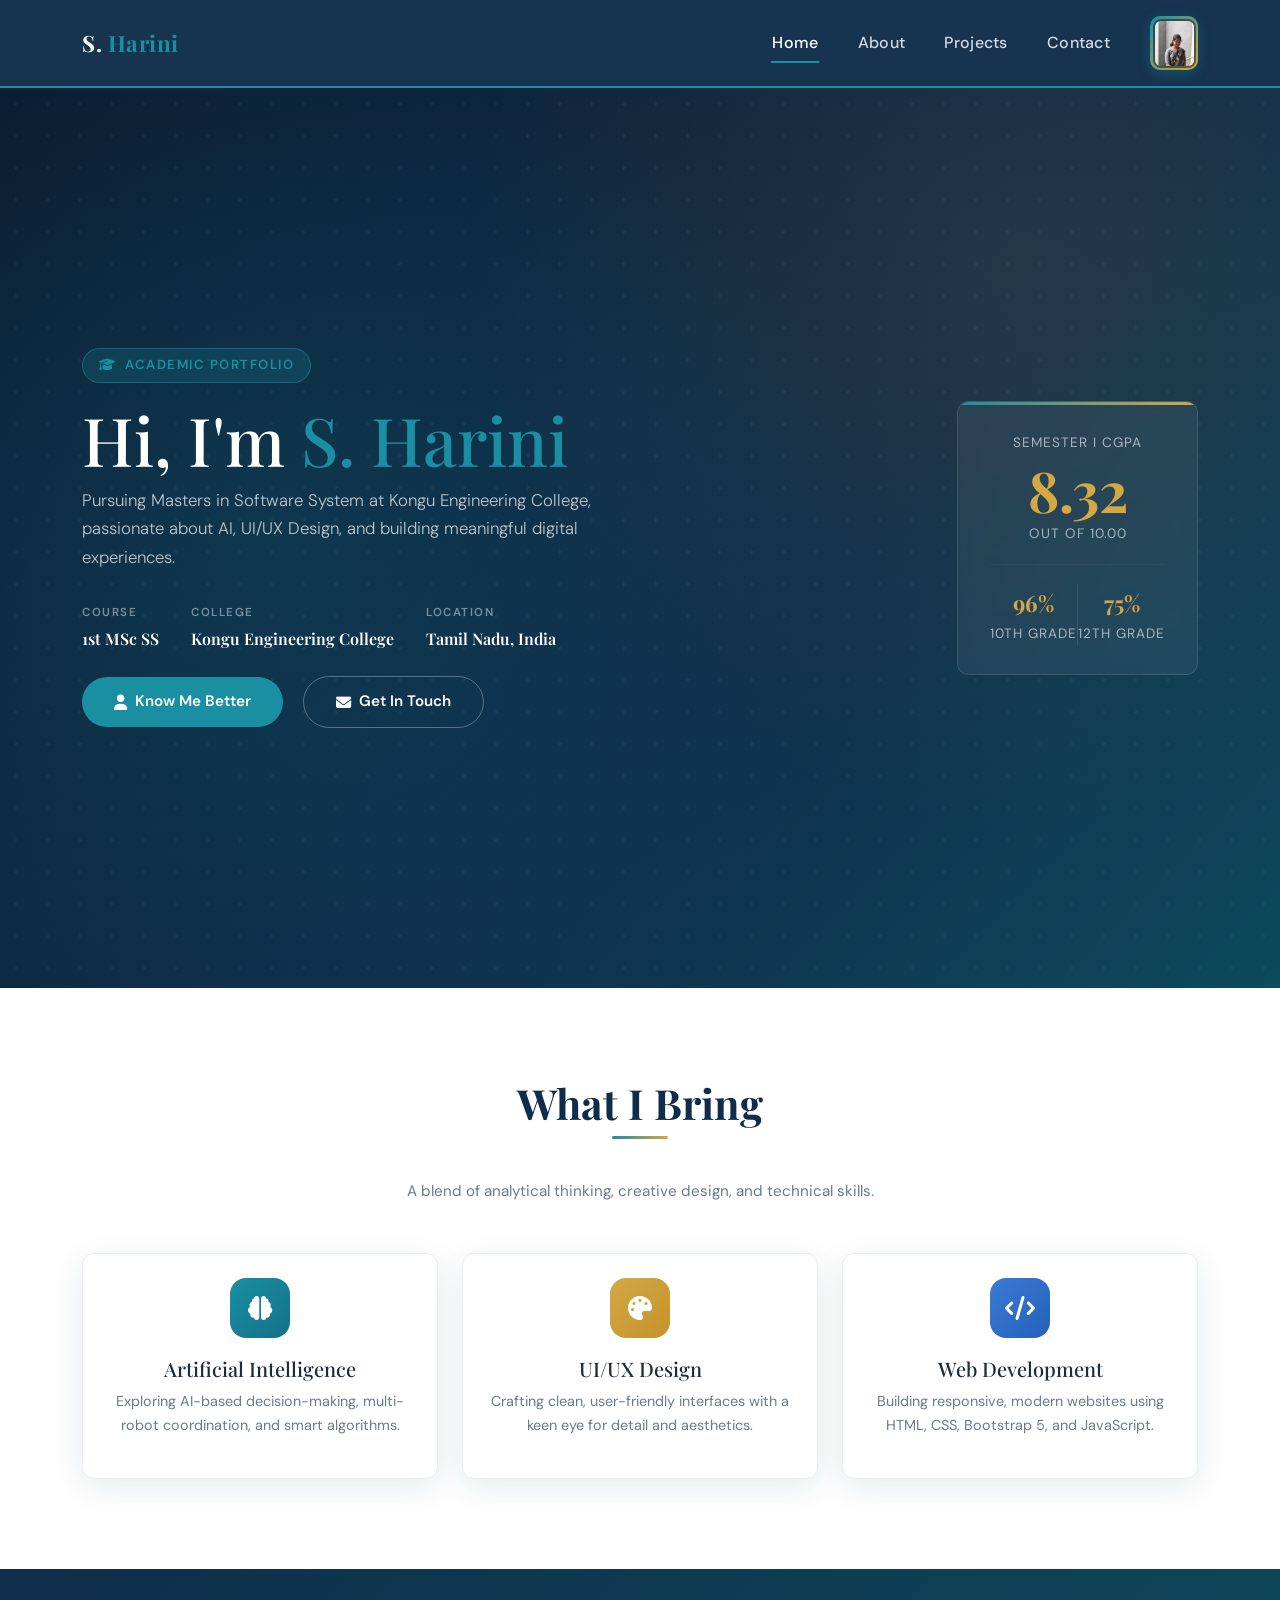
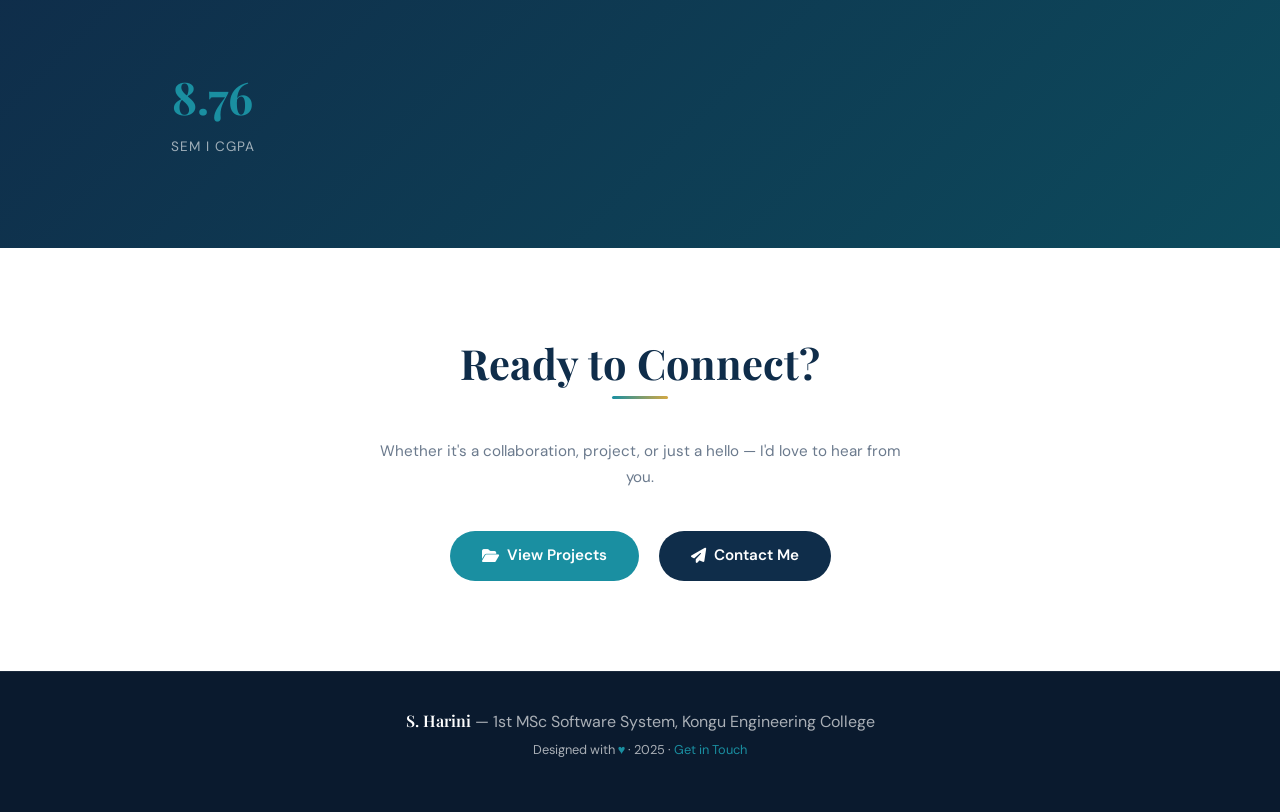
<file: index.html>
<!DOCTYPE html>
<html lang="en">

<head>
  <meta charset="UTF-8" />
  <meta name="viewport" content="width=device-width, initial-scale=1.0" />
  <title>S. Harini — Portfolio</title>
  <link href="https://cdn.jsdelivr.net/npm/bootstrap@5.3.2/dist/css/bootstrap.min.css" rel="stylesheet" />
  <link href="https://cdnjs.cloudflare.com/ajax/libs/font-awesome/6.5.0/css/all.min.css" rel="stylesheet" />
  <link href="style.css" rel="stylesheet" />
</head>

<body>

  <!-- NAVBAR -->
  <nav class="navbar navbar-expand-lg">
    <div class="container">
      <a class="navbar-brand" href="index.html">S. <span>Harini</span></a>
      <button class="navbar-toggler" type="button" data-bs-toggle="collapse" data-bs-target="#navMenu">
        <span class="navbar-toggler-icon"></span>
      </button>
      <div class="collapse navbar-collapse justify-content-end" id="navMenu">
        <ul class="navbar-nav gap-1">
          <li class="nav-item"><a class="nav-link" href="index.html">Home</a></li>
          <li class="nav-item"><a class="nav-link" href="about.html">About</a></li>
          <li class="nav-item"><a class="nav-link" href="projects.html">Projects</a></li>
          <li class="nav-item"><a class="nav-link" href="contact.html">Contact</a></li>
        </ul>
      </div>
      <!-- PROFILE PHOTO — inline in navbar, right side -->
      <div class="nav-profile" title="S. Harini">
        <img src="profile.jpg" alt="S. Harini" />
      </div>
    </div>
  </nav>

  <!-- HERO -->
  <section class="hero">
    <div class="hero-dots"></div>
    <div class="container">
      <div class="row align-items-center g-5">
        <div class="col-lg-7 hero-content">
          <div class="hero-badge"><i class="fas fa-graduation-cap me-1"></i> Academic Portfolio</div>
          <h1>Hi, I'm <span class="name-accent">S. Harini</span></h1>

          <p class="lead mt-2">
            Pursuing Masters in Software System at Kongu Engineering College, passionate about AI, UI/UX Design, and
            building meaningful digital experiences.
          </p>
          <div class="hero-meta">
            <div class="hero-meta-item">
              <span class="label">Course</span>
              <span class="value">1st MSc SS</span>
            </div>
            <div class="hero-meta-item">
              <span class="label">College</span>
              <span class="value">Kongu Engineering College</span>
            </div>
            <div class="hero-meta-item">
              <span class="label">Location</span>
              <span class="value">Tamil Nadu, India</span>
            </div>
          </div>
          <div class="mt-4">
            <a href="about.html" class="btn-primary-custom me-3">
              <i class="fas fa-user"></i> Know Me Better
            </a>
            <a href="contact.html" class="btn-primary-custom"
              style="background:transparent; border:1.5px solid rgba(255,255,255,0.3);">
              <i class="fas fa-envelope"></i> Get In Touch
            </a>
          </div>
        </div>
        <div class="col-lg-5 d-flex justify-content-center justify-content-lg-end">
          <div class="cgpa-card text-center" style="min-width:220px;">
            <div class="cgpa-label mb-2">Semester I CGPA</div>
            <div class="cgpa-number" id="cgpaCounter" data-target="8.76">0.00</div>
            <div class="cgpa-label mt-1">out of 10.00</div>
            <hr style="border-color:rgba(255,255,255,0.1); margin:1.2rem 0;">
            <div class="d-flex justify-content-around text-center">
              <div>
                <div
                  style="font-family:'Playfair Display',serif; font-size:1.4rem; color:var(--gold); font-weight:700;">
                  96%</div>
                <div class="cgpa-label">10th Grade</div>
              </div>
              <div style="width:1px; background:rgba(255,255,255,0.1);"></div>
              <div>
                <div
                  style="font-family:'Playfair Display',serif; font-size:1.4rem; color:var(--gold); font-weight:700;">
                  75%</div>
                <div class="cgpa-label">12th Grade</div>
              </div>
            </div>
          </div>
        </div>
      </div>
    </div>
  </section>

  <!-- HIGHLIGHTS -->
  <section class="section-pad section-alt" id="highlights">
    <div class="container">
      <div class="text-center mb-5">
        <h2 class="section-title reveal">What I Bring</h2>
        <div class="section-line mx-auto reveal"></div>
        <p class="section-sub mx-auto reveal">A blend of analytical thinking, creative design, and technical skills.</p>
      </div>
      <div class="row g-4">
        <div class="col-md-4 reveal">
          <div class="custom-card p-4 h-100 text-center">
            <div
              style="width:60px;height:60px;background:linear-gradient(135deg,var(--teal),#13718a);border-radius:16px;display:flex;align-items:center;justify-content:center;margin:0 auto 1.2rem;font-size:1.5rem;color:#fff;">
              <i class="fas fa-brain"></i>
            </div>
            <h5 class="mb-2" style="font-family:'Playfair Display',serif;">Artificial Intelligence</h5>
            <p style="color:var(--gray); font-size:0.9rem;">Exploring AI-based decision-making, multi-robot
              coordination, and smart algorithms.</p>
          </div>
        </div>
        <div class="col-md-4 reveal">
          <div class="custom-card p-4 h-100 text-center">
            <div
              style="width:60px;height:60px;background:linear-gradient(135deg,var(--gold),#c4932d);border-radius:16px;display:flex;align-items:center;justify-content:center;margin:0 auto 1.2rem;font-size:1.5rem;color:#fff;">
              <i class="fas fa-palette"></i>
            </div>
            <h5 class="mb-2" style="font-family:'Playfair Display',serif;">UI/UX Design</h5>
            <p style="color:var(--gray); font-size:0.9rem;">Crafting clean, user-friendly interfaces with a keen eye for
              detail and aesthetics.</p>
          </div>
        </div>
        <div class="col-md-4 reveal">
          <div class="custom-card p-4 h-100 text-center">
            <div
              style="width:60px;height:60px;background:linear-gradient(135deg,#3a7bd5,#2560b8);border-radius:16px;display:flex;align-items:center;justify-content:center;margin:0 auto 1.2rem;font-size:1.5rem;color:#fff;">
              <i class="fas fa-code"></i>
            </div>
            <h5 class="mb-2" style="font-family:'Playfair Display',serif;">Web Development</h5>
            <p style="color:var(--gray); font-size:0.9rem;">Building responsive, modern websites using HTML, CSS,
              Bootstrap 5, and JavaScript.</p>
          </div>
        </div>
      </div>
    </div>
  </section>

  <!-- QUICK STATS -->
  <section class="section-pad" style="background: linear-gradient(135deg, var(--navy), #0d4a5c);">
    <div class="container">
      <div class="row g-4 text-center">
        <div class="col-6 col-md-3 reveal">
          <div style="font-family:'Playfair Display',serif; font-size:2.8rem; font-weight:700; color:var(--teal);">8.76
          </div>
          <div style="color:rgba(255,255,255,0.6); font-size:0.85rem; letter-spacing:1px; text-transform:uppercase;">Sem
            I CGPA</div>
        </div>
        <div class="col-6 col-md-3 reveal">
          <div style="font-family:'Playfair Display',serif; font-size:2.8rem; font-weight:700; color:var(--gold);">96%
          </div>
          <div style="color:rgba(255,255,255,0.6); font-size:0.85rem; letter-spacing:1px; text-transform:uppercase;">
            10th Score</div>
        </div>
        <div class="col-6 col-md-3 reveal">
          <div style="font-family:'Playfair Display',serif; font-size:2.8rem; font-weight:700; color:var(--teal);">1
          </div>
          <div style="color:rgba(255,255,255,0.6); font-size:0.85rem; letter-spacing:1px; text-transform:uppercase;">
            Hackathon Project</div>
        </div>
        <div class="col-6 col-md-3 reveal">
          <div style="font-family:'Playfair Display',serif; font-size:2.8rem; font-weight:700; color:var(--gold);">4
          </div>
          <div style="color:rgba(255,255,255,0.6); font-size:0.85rem; letter-spacing:1px; text-transform:uppercase;">
            Core Skills</div>
        </div>
      </div>
    </div>
  </section>

  <!-- CTA -->
  <section class="section-pad section-alt">
    <div class="container text-center">
      <h2 class="section-title reveal">Ready to Connect?</h2>
      <div class="section-line mx-auto reveal"></div>
      <p class="section-sub mx-auto reveal">Whether it's a collaboration, project, or just a hello — I'd love to hear
        from you.</p>
      <div class="reveal">
        <a href="projects.html" class="btn-primary-custom me-3" style="display:inline-flex;">
          <i class="fas fa-folder-open"></i> View Projects
        </a>
        <a href="contact.html" class="btn-primary-custom" style="display:inline-flex; background:var(--navy);">
          <i class="fas fa-paper-plane"></i> Contact Me
        </a>
      </div>
    </div>
  </section>

  <!-- FOOTER -->
  <footer>
    <div class="container">
      <p class="mb-1"><span class="footer-name">S. Harini</span> — 1st MSc Software System, Kongu Engineering College
      </p>
      <p style="font-size:0.8rem;">Designed with <span style="color:var(--teal);">♥</span> · 2025 · <a
          href="contact.html">Get in Touch</a></p>
    </div>
  </footer>


  <script src="https://cdn.jsdelivr.net/npm/bootstrap@5.3.2/dist/js/bootstrap.bundle.min.js"></script>
  <script src="main.js"></script>
</body>

</html>
</file>
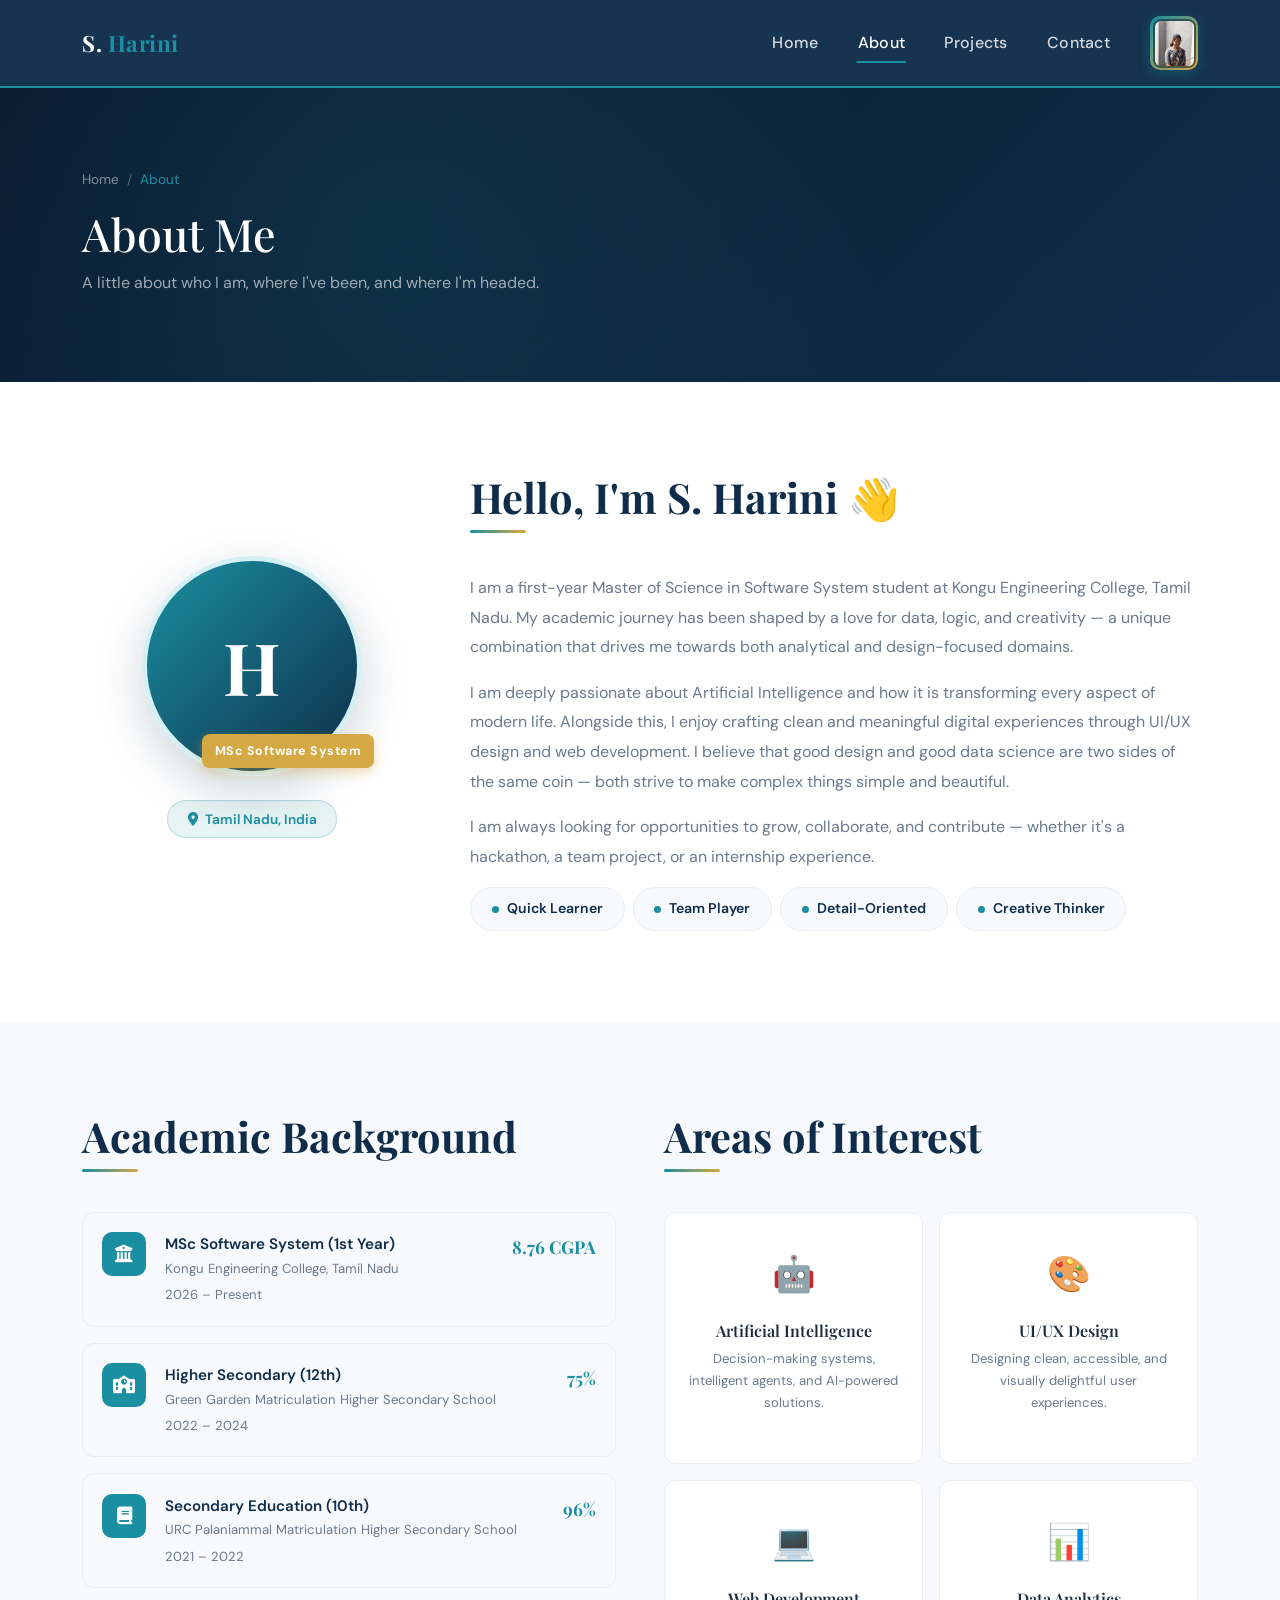
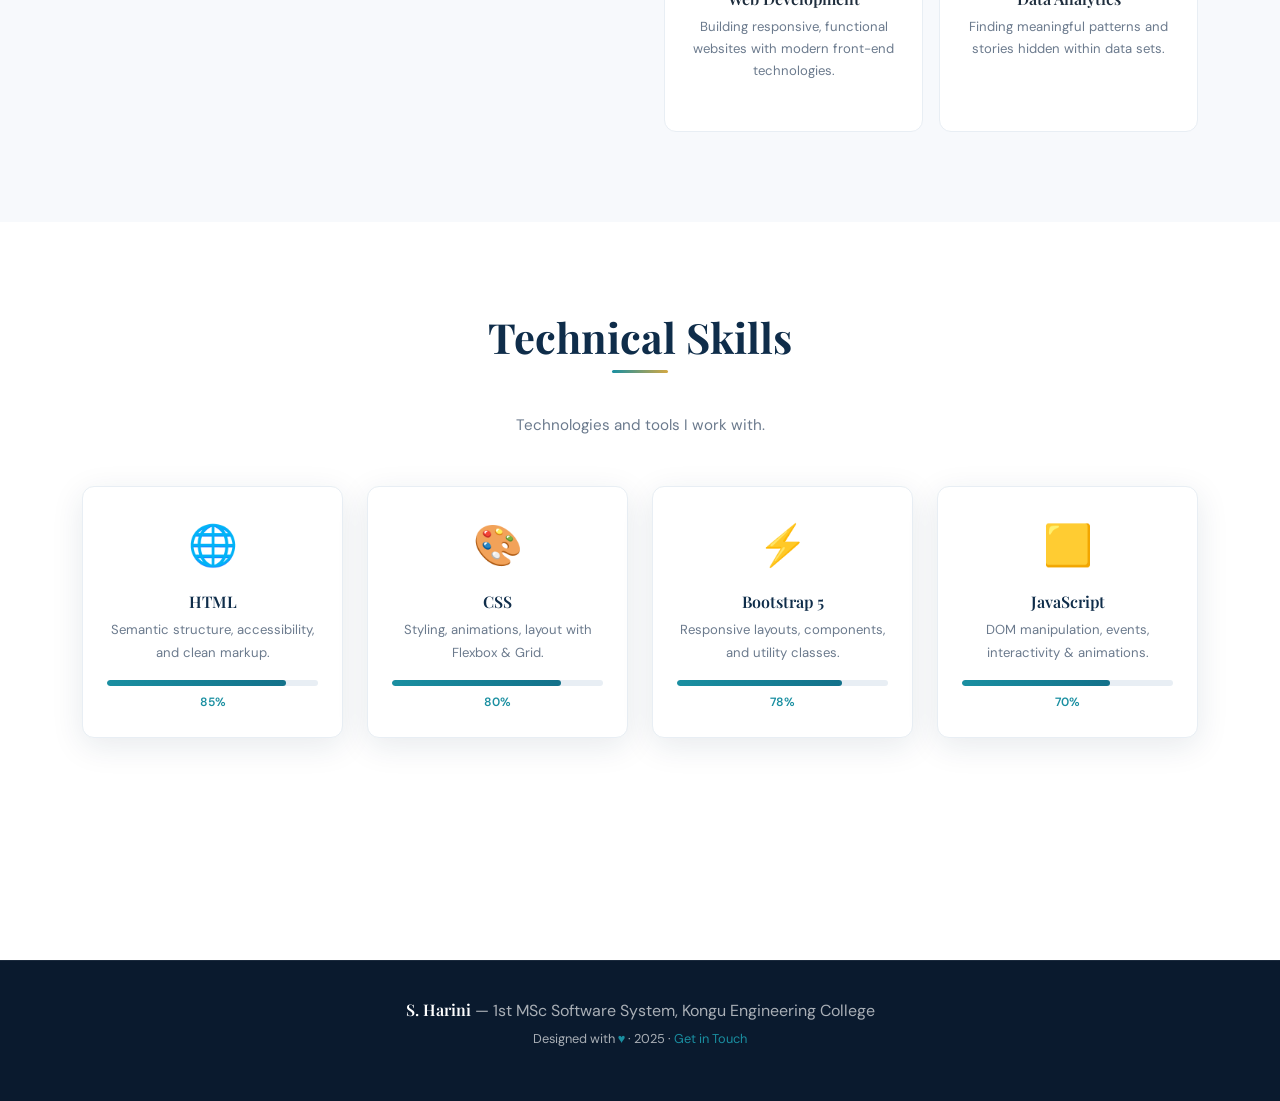
<file: about.html>
<!DOCTYPE html>
<html lang="en">

<head>
  <meta charset="UTF-8" />
  <meta name="viewport" content="width=device-width, initial-scale=1.0" />
  <title>About — S. Harini</title>
  <link href="https://cdn.jsdelivr.net/npm/bootstrap@5.3.2/dist/css/bootstrap.min.css" rel="stylesheet" />
  <link href="https://cdnjs.cloudflare.com/ajax/libs/font-awesome/6.5.0/css/all.min.css" rel="stylesheet" />
  <link href="style.css" rel="stylesheet" />
</head>

<body>

  <!-- NAVBAR -->
  <nav class="navbar navbar-expand-lg">
    <div class="container">
      <a class="navbar-brand" href="index.html">S. <span>Harini</span></a>
      <button class="navbar-toggler" type="button" data-bs-toggle="collapse" data-bs-target="#navMenu">
        <span class="navbar-toggler-icon"></span>
      </button>
      <div class="collapse navbar-collapse justify-content-end" id="navMenu">
        <ul class="navbar-nav gap-1">
          <li class="nav-item"><a class="nav-link" href="index.html">Home</a></li>
          <li class="nav-item"><a class="nav-link" href="about.html">About</a></li>
          <li class="nav-item"><a class="nav-link" href="projects.html">Projects</a></li>
          <li class="nav-item"><a class="nav-link" href="contact.html">Contact</a></li>
        </ul>
      </div>
      <!-- PROFILE PHOTO — inline in navbar, right side -->
      <div class="nav-profile" title="S. Harini">
        <img src="profile.jpg" alt="S. Harini" />
      </div>
    </div>
  </nav>

  <!-- PAGE HERO -->
  <section class="page-hero">
    <div class="container">
      <nav aria-label="breadcrumb" class="mb-3">
        <ol class="breadcrumb mb-0">
          <li class="breadcrumb-item"><a href="index.html" style="color:rgba(255,255,255,0.5);">Home</a></li>
          <li class="breadcrumb-item active">About</li>
        </ol>
      </nav>
      <h1>About Me</h1>
      <p class="mt-2">A little about who I am, where I've been, and where I'm headed.</p>
    </div>
  </section>

  <!-- INTRO -->
  <section class="section-pad section-alt">
    <div class="container">
      <div class="row align-items-center g-5">
        <div class="col-lg-4 text-center reveal">
          <div class="about-img-wrap d-inline-block">
            <div class="about-avatar mx-auto">H</div>
            <div class="about-badge-float">MSc Software System</div>
          </div>
          <div class="mt-4">
            <div class="stat-pill mb-2 d-inline-block">
              <i class="fas fa-map-marker-alt me-1"></i> Tamil Nadu, India
            </div>
          </div>
        </div>
        <div class="col-lg-8 reveal">
          <h2 class="section-title">Hello, I'm S. Harini 👋</h2>
          <div class="section-line"></div>
          <p style="color:var(--gray); font-size:1rem; line-height:1.85;">
            I am a first-year Master of Science in Software System student at Kongu Engineering College, Tamil Nadu. My
            academic journey has been shaped by a love for data, logic, and creativity — a unique combination that
            drives me towards both analytical and design-focused domains.
          </p>
          <p style="color:var(--gray); font-size:1rem; line-height:1.85; margin-top:1rem;">
            I am deeply passionate about Artificial Intelligence and how it is transforming every aspect of modern life.
            Alongside this, I enjoy crafting clean and meaningful digital experiences through UI/UX design and web
            development. I believe that good design and good data science are two sides of the same coin — both strive
            to make complex things simple and beautiful.
          </p>
          <p style="color:var(--gray); font-size:1rem; line-height:1.85; margin-top:1rem;">
            I am always looking for opportunities to grow, collaborate, and contribute — whether it's a hackathon, a
            team project, or an internship experience.
          </p>
          <div class="d-flex flex-wrap gap-2 mt-3">
            <span class="skill-chip"><span class="dot"></span>Quick Learner</span>
            <span class="skill-chip"><span class="dot"></span>Team Player</span>
            <span class="skill-chip"><span class="dot"></span>Detail-Oriented</span>
            <span class="skill-chip"><span class="dot"></span>Creative Thinker</span>
          </div>
        </div>
      </div>
    </div>
  </section>

  <!-- ACADEMIC BACKGROUND -->
  <section class="section-pad">
    <div class="container">
      <div class="row g-5">
        <div class="col-lg-6 reveal">
          <h2 class="section-title">Academic Background</h2>
          <div class="section-line"></div>
          <div class="d-flex flex-column gap-3">

            <div class="edu-item">
              <div class="edu-icon"><i class="fas fa-university"></i></div>
              <div>
                <div class="edu-title">MSc Software System (1st Year)</div>
                <div class="edu-sub">Kongu Engineering College, Tamil Nadu</div>
                <div class="edu-sub mt-1">2026 – Present</div>
              </div>
              <div class="edu-score">8.76 CGPA</div>
            </div>

            <div class="edu-item">
              <div class="edu-icon"><i class="fas fa-school"></i></div>
              <div>
                <div class="edu-title">Higher Secondary (12th)</div>
                <div class="edu-sub">Green Garden Matriculation Higher Secondary School</div>
                <div class="edu-sub mt-1">2022 – 2024</div>
              </div>
              <div class="edu-score">75%</div>
            </div>

            <div class="edu-item">
              <div class="edu-icon"><i class="fas fa-book"></i></div>
              <div>
                <div class="edu-title">Secondary Education (10th)</div>
                <div class="edu-sub">URC Palaniammal Matriculation Higher Secondary School</div>
                <div class="edu-sub mt-1">2021 – 2022</div>
              </div>
              <div class="edu-score">96%</div>
            </div>

          </div>
        </div>

        <div class="col-lg-6 reveal">
          <h2 class="section-title">Areas of Interest</h2>
          <div class="section-line"></div>
          <div class="row g-3">
            <div class="col-6">
              <div class="interest-card h-100">
                <span class="interest-icon">🤖</span>
                <h6 style="font-family:'Playfair Display',serif; font-weight:600;">Artificial Intelligence</h6>
                <p style="color:var(--gray); font-size:0.82rem; margin-top:0.5rem;">Decision-making systems, intelligent
                  agents, and AI-powered solutions.</p>
              </div>
            </div>
            <div class="col-6">
              <div class="interest-card h-100">
                <span class="interest-icon">🎨</span>
                <h6 style="font-family:'Playfair Display',serif; font-weight:600;">UI/UX Design</h6>
                <p style="color:var(--gray); font-size:0.82rem; margin-top:0.5rem;">Designing clean, accessible, and
                  visually delightful user experiences.</p>
              </div>
            </div>
            <div class="col-6">
              <div class="interest-card h-100">
                <span class="interest-icon">💻</span>
                <h6 style="font-family:'Playfair Display',serif; font-weight:600;">Web Development</h6>
                <p style="color:var(--gray); font-size:0.82rem; margin-top:0.5rem;">Building responsive, functional
                  websites with modern front-end technologies.</p>
              </div>
            </div>
            <div class="col-6">
              <div class="interest-card h-100">
                <span class="interest-icon">📊</span>
                <h6 style="font-family:'Playfair Display',serif; font-weight:600;">Data Analytics</h6>
                <p style="color:var(--gray); font-size:0.82rem; margin-top:0.5rem;">Finding meaningful patterns and
                  stories hidden within data sets.</p>
              </div>
            </div>
          </div>
        </div>
      </div>
    </div>
  </section>

  <!-- SKILLS -->
  <section class="section-pad section-alt">
    <div class="container">
      <div class="text-center mb-5">
        <h2 class="section-title reveal">Technical Skills</h2>
        <div class="section-line mx-auto reveal"></div>
        <p class="section-sub mx-auto reveal">Technologies and tools I work with.</p>
      </div>
      <div class="row g-4 justify-content-center">
        <div class="col-sm-6 col-lg-3 reveal">
          <div class="custom-card p-4 text-center h-100">
            <div style="font-size:2.5rem; margin-bottom:0.8rem;">🌐</div>
            <h6 style="font-family:'Playfair Display',serif; font-weight:600; color:var(--navy);">HTML</h6>
            <p style="color:var(--gray); font-size:0.82rem; margin-top:0.4rem;">Semantic structure, accessibility, and
              clean markup.</p>
            <div class="mt-3">
              <div style="background:var(--gray-lt); border-radius:50px; height:6px; overflow:hidden;">
                <div
                  style="width:85%; height:100%; background:linear-gradient(90deg,var(--teal),#13718a); border-radius:50px;">
                </div>
              </div>
              <div style="font-size:0.75rem; color:var(--teal); font-weight:600; margin-top:0.4rem;">85%</div>
            </div>
          </div>
        </div>
        <div class="col-sm-6 col-lg-3 reveal">
          <div class="custom-card p-4 text-center h-100">
            <div style="font-size:2.5rem; margin-bottom:0.8rem;">🎨</div>
            <h6 style="font-family:'Playfair Display',serif; font-weight:600; color:var(--navy);">CSS</h6>
            <p style="color:var(--gray); font-size:0.82rem; margin-top:0.4rem;">Styling, animations, layout with Flexbox
              & Grid.</p>
            <div class="mt-3">
              <div style="background:var(--gray-lt); border-radius:50px; height:6px; overflow:hidden;">
                <div
                  style="width:80%; height:100%; background:linear-gradient(90deg,var(--teal),#13718a); border-radius:50px;">
                </div>
              </div>
              <div style="font-size:0.75rem; color:var(--teal); font-weight:600; margin-top:0.4rem;">80%</div>
            </div>
          </div>
        </div>
        <div class="col-sm-6 col-lg-3 reveal">
          <div class="custom-card p-4 text-center h-100">
            <div style="font-size:2.5rem; margin-bottom:0.8rem;">⚡</div>
            <h6 style="font-family:'Playfair Display',serif; font-weight:600; color:var(--navy);">Bootstrap 5</h6>
            <p style="color:var(--gray); font-size:0.82rem; margin-top:0.4rem;">Responsive layouts, components, and
              utility classes.</p>
            <div class="mt-3">
              <div style="background:var(--gray-lt); border-radius:50px; height:6px; overflow:hidden;">
                <div
                  style="width:78%; height:100%; background:linear-gradient(90deg,var(--teal),#13718a); border-radius:50px;">
                </div>
              </div>
              <div style="font-size:0.75rem; color:var(--teal); font-weight:600; margin-top:0.4rem;">78%</div>
            </div>
          </div>
        </div>
        <div class="col-sm-6 col-lg-3 reveal">
          <div class="custom-card p-4 text-center h-100">
            <div style="font-size:2.5rem; margin-bottom:0.8rem;">🟨</div>
            <h6 style="font-family:'Playfair Display',serif; font-weight:600; color:var(--navy);">JavaScript</h6>
            <p style="color:var(--gray); font-size:0.82rem; margin-top:0.4rem;">DOM manipulation, events, interactivity
              & animations.</p>
            <div class="mt-3">
              <div style="background:var(--gray-lt); border-radius:50px; height:6px; overflow:hidden;">
                <div
                  style="width:70%; height:100%; background:linear-gradient(90deg,var(--teal),#13718a); border-radius:50px;">
                </div>
              </div>
              <div style="font-size:0.75rem; color:var(--teal); font-weight:600; margin-top:0.4rem;">70%</div>
            </div>
          </div>
        </div>
      </div>

      <div class="text-center mt-5 reveal">
        <p style="color:var(--gray); font-size:0.9rem; margin-bottom:1rem;">Also familiar with:</p>
        <div class="d-flex flex-wrap justify-content-center gap-2">
          <span class="skill-chip"><span class="dot"></span>Microsoft Excel</span>
          <span class="skill-chip"><span class="dot"></span>Figma (Learning)</span>
        </div>
      </div>
    </div>
  </section>

  <!-- FOOTER -->
  <footer>
    <div class="container">
      <p class="mb-1"><span class="footer-name">S. Harini</span> — 1st MSc Software System, Kongu Engineering College
      </p>
      <p style="font-size:0.8rem;">Designed with <span style="color:var(--teal);">♥</span> · 2025 · <a
          href="contact.html">Get in Touch</a></p>
    </div>
  </footer>


  <script src="https://cdn.jsdelivr.net/npm/bootstrap@5.3.2/dist/js/bootstrap.bundle.min.js"></script>
  <script src="main.js"></script>
</body>

</html>
</file>
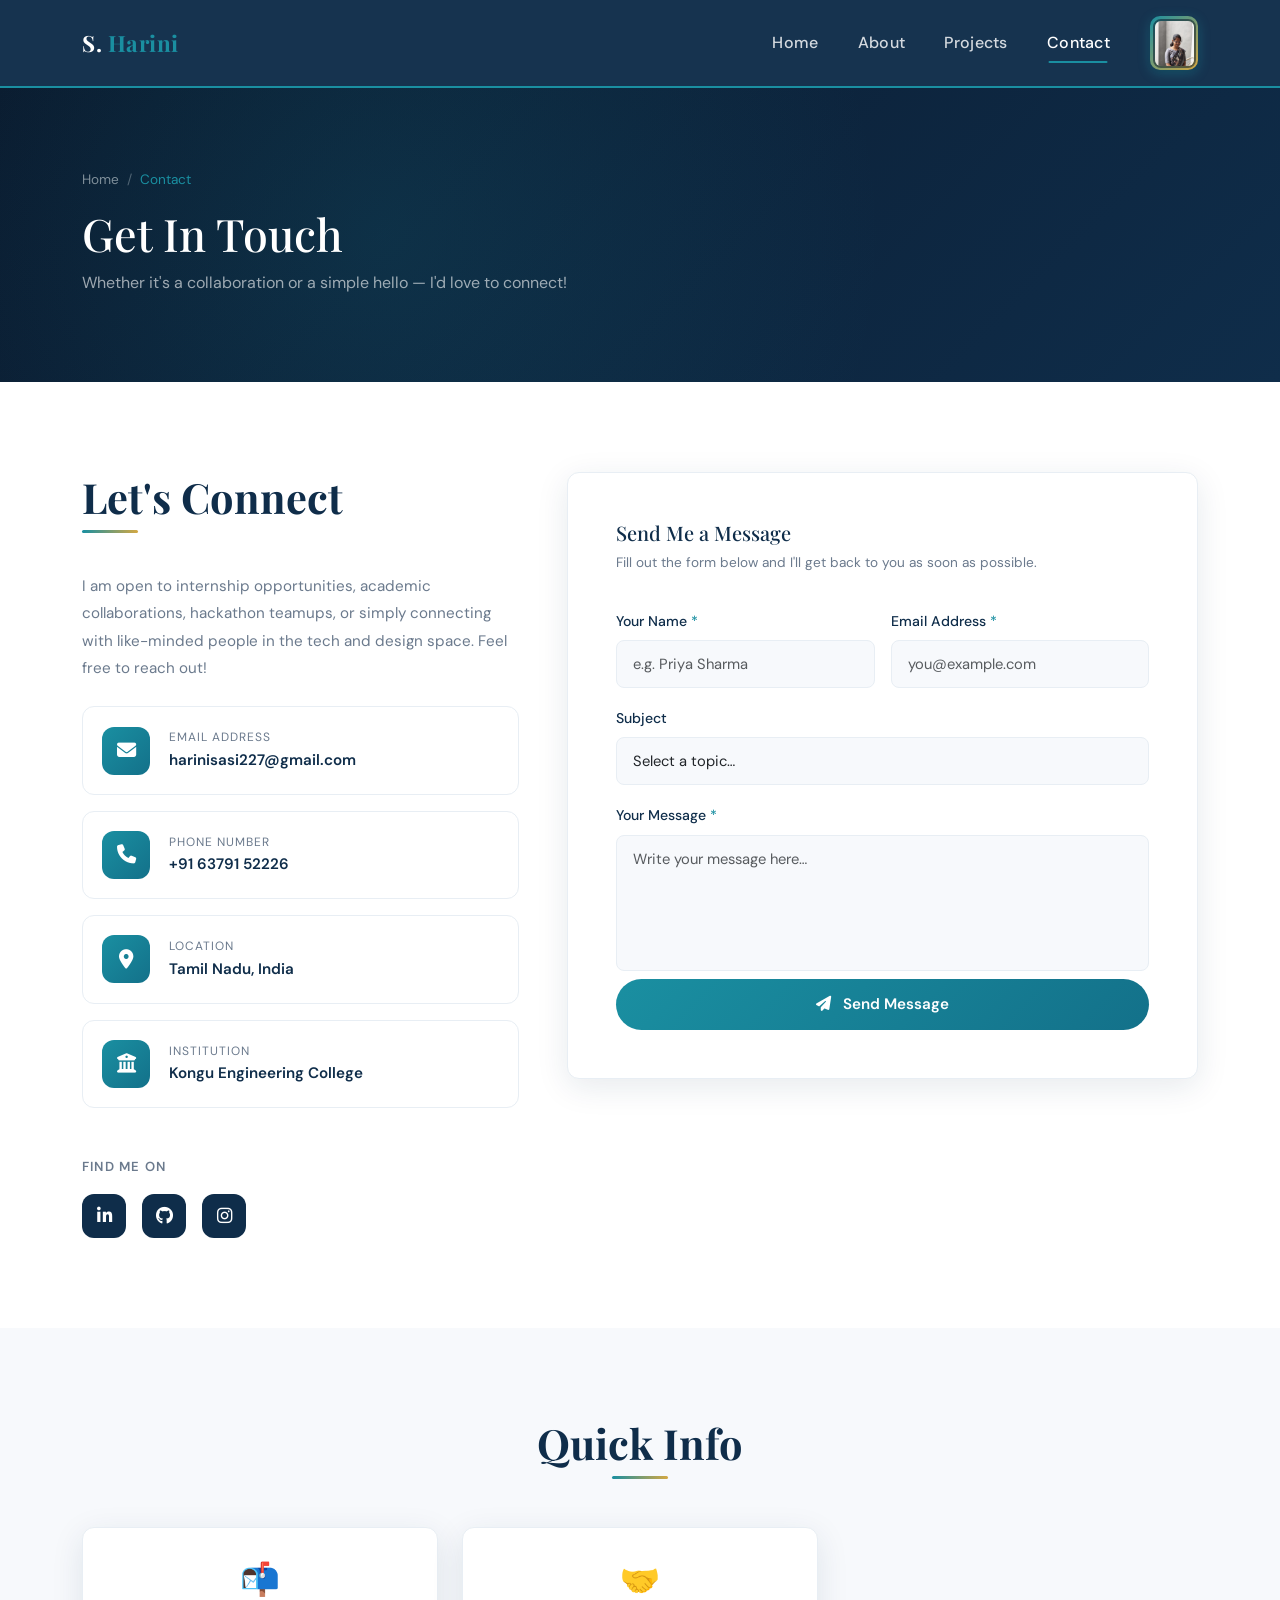
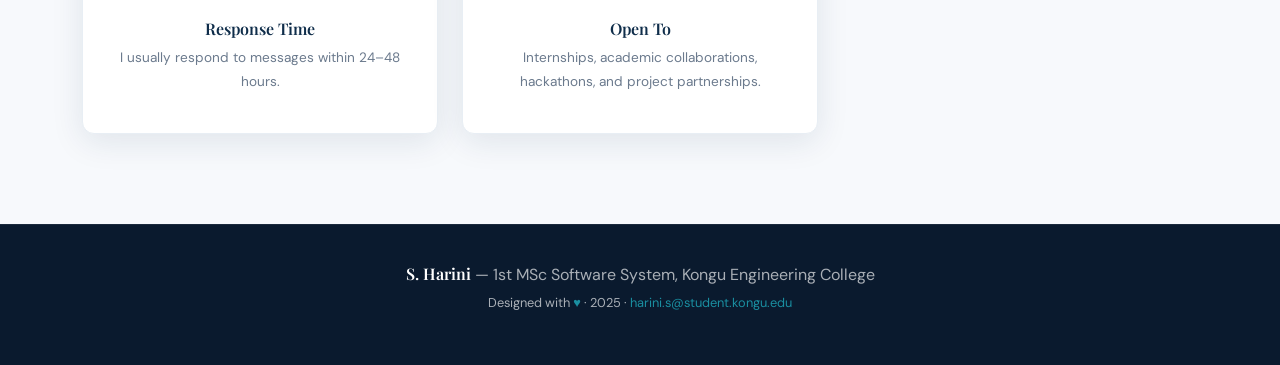
<file: contact.html>
<!DOCTYPE html>
<html lang="en">

<head>
  <meta charset="UTF-8" />
  <meta name="viewport" content="width=device-width, initial-scale=1.0" />
  <title>Contact — S. Harini</title>
  <link href="https://cdn.jsdelivr.net/npm/bootstrap@5.3.2/dist/css/bootstrap.min.css" rel="stylesheet" />
  <link href="https://cdnjs.cloudflare.com/ajax/libs/font-awesome/6.5.0/css/all.min.css" rel="stylesheet" />
  <link href="style.css" rel="stylesheet" />
</head>

<body>

  <!-- NAVBAR -->
  <nav class="navbar navbar-expand-lg">
    <div class="container">
      <a class="navbar-brand" href="index.html">S. <span>Harini</span></a>
      <button class="navbar-toggler" type="button" data-bs-toggle="collapse" data-bs-target="#navMenu">
        <span class="navbar-toggler-icon"></span>
      </button>
      <div class="collapse navbar-collapse justify-content-end" id="navMenu">
        <ul class="navbar-nav gap-1">
          <li class="nav-item"><a class="nav-link" href="index.html">Home</a></li>
          <li class="nav-item"><a class="nav-link" href="about.html">About</a></li>
          <li class="nav-item"><a class="nav-link" href="projects.html">Projects</a></li>
          <li class="nav-item"><a class="nav-link" href="contact.html">Contact</a></li>
        </ul>
      </div>
      <!-- PROFILE PHOTO — inline in navbar, right side -->
      <div class="nav-profile" title="S. Harini">
        <img src="profile.jpg" alt="S. Harini" />
      </div>
    </div>
  </nav>

  <!-- PAGE HERO -->
  <section class="page-hero">
    <div class="container">
      <nav aria-label="breadcrumb" class="mb-3">
        <ol class="breadcrumb mb-0">
          <li class="breadcrumb-item"><a href="index.html" style="color:rgba(255,255,255,0.5);">Home</a></li>
          <li class="breadcrumb-item active">Contact</li>
        </ol>
      </nav>
      <h1>Get In Touch</h1>
      <p class="mt-2">Whether it's a collaboration or a simple hello — I'd love to connect!</p>
    </div>
  </section>

  <!-- CONTACT SECTION -->
  <section class="section-pad section-alt">
    <div class="container">
      <div class="row g-5">
        <!-- LEFT: Info -->
        <div class="col-lg-5">
          <h2 class="section-title reveal">Let's Connect</h2>
          <div class="section-line reveal"></div>
          <p style="color:var(--gray); font-size:0.95rem; line-height:1.8;" class="reveal">
            I am open to internship opportunities, academic collaborations, hackathon teamups, or simply connecting with
            like-minded people in the tech and design space. Feel free to reach out!
          </p>

          <div class="d-flex flex-column gap-3 mt-4">
            <div class="contact-info-item reveal">
              <div class="contact-icon"><i class="fas fa-envelope"></i></div>
              <div>
                <div class="contact-label">Email Address</div>
                <div class="contact-val">harinisasi227@gmail.com</div>
              </div>
            </div>
            <div class="contact-info-item reveal">
              <div class="contact-icon"><i class="fas fa-phone"></i></div>
              <div>
                <div class="contact-label">Phone Number</div>
                <div class="contact-val">+91 63791 52226</div>
              </div>
            </div>
            <div class="contact-info-item reveal">
              <div class="contact-icon"><i class="fas fa-map-marker-alt"></i></div>
              <div>
                <div class="contact-label">Location</div>
                <div class="contact-val">Tamil Nadu, India</div>
              </div>
            </div>
            <div class="contact-info-item reveal">
              <div class="contact-icon"><i class="fas fa-university"></i></div>
              <div>
                <div class="contact-label">Institution</div>
                <div class="contact-val">Kongu Engineering College</div>
              </div>
            </div>
          </div>

          <!-- Social -->
          <div class="mt-5 reveal">
            <p
              style="font-size:0.82rem; text-transform:uppercase; letter-spacing:1.2px; color:var(--gray); font-weight:600; margin-bottom:1rem;">
              Find Me On</p>
            <div class="d-flex gap-3">
              <a href="#" style="
              width:44px; height:44px;
              background: var(--navy);
              border-radius:12px;
              display:flex; align-items:center; justify-content:center;
              color:#fff; font-size:1.1rem;
              transition: all 0.25s;
            " onmouseover="this.style.background='var(--teal)'; this.style.transform='translateY(-3px)';"
                onmouseout="this.style.background='var(--navy)'; this.style.transform='';">
                <i class="fab fa-linkedin-in"></i>
              </a>
              <a href="#" style="
              width:44px; height:44px;
              background: var(--navy);
              border-radius:12px;
              display:flex; align-items:center; justify-content:center;
              color:#fff; font-size:1.1rem;
              transition: all 0.25s;
            " onmouseover="this.style.background='var(--teal)'; this.style.transform='translateY(-3px)';"
                onmouseout="this.style.background='var(--navy)'; this.style.transform='';">
                <i class="fab fa-github"></i>
              </a>
              <a href="#" style="
              width:44px; height:44px;
              background: var(--navy);
              border-radius:12px;
              display:flex; align-items:center; justify-content:center;
              color:#fff; font-size:1.1rem;
              transition: all 0.25s;
            " onmouseover="this.style.background='var(--teal)'; this.style.transform='translateY(-3px)';"
                onmouseout="this.style.background='var(--navy)'; this.style.transform='';">
                <i class="fab fa-instagram"></i>
              </a>
            </div>
          </div>
        </div>

        <!-- RIGHT: Form -->
        <div class="col-lg-7 reveal">
          <div class="custom-card p-4 p-md-5">
            <h5 style="font-family:'Playfair Display',serif; color:var(--navy); margin-bottom:0.4rem;">Send Me a Message
            </h5>
            <p style="color:var(--gray); font-size:0.85rem; margin-bottom:2rem;">Fill out the form below and I'll get
              back to you as soon as possible.</p>
            <form id="contactForm" novalidate>
              <div class="row g-3">
                <div class="col-md-6">
                  <label class="form-label">Your Name <span style="color:var(--teal);">*</span></label>
                  <input type="text" class="form-control" placeholder="e.g. Priya Sharma" required />
                </div>
                <div class="col-md-6">
                  <label class="form-label">Email Address <span style="color:var(--teal);">*</span></label>
                  <input type="email" class="form-control" placeholder="you@example.com" required />
                </div>
                <div class="col-12">
                  <label class="form-label">Subject</label>
                  <select class="form-select">
                    <option value="" disabled selected>Select a topic…</option>
                    <option>Collaboration / Project</option>
                    <option>Internship Opportunity</option>
                    <option>Hackathon Team-up</option>
                    <option>Academic Query</option>
                    <option>Just Saying Hello 👋</option>
                    <option>Other</option>
                  </select>
                </div>
                <div class="col-12">
                  <label class="form-label">Your Message <span style="color:var(--teal);">*</span></label>
                  <textarea class="form-control" rows="5" placeholder="Write your message here…" required
                    style="resize:none;"></textarea>
                </div>
                <div class="col-12 mt-2">
                  <button type="submit" class="btn-submit">
                    <i class="fas fa-paper-plane me-2"></i> Send Message
                  </button>
                </div>
              </div>
            </form>
          </div>
        </div>
      </div>
    </div>
  </section>

  <!-- FAQ / AVAILABILITY -->
  <section class="section-pad">
    <div class="container">
      <div class="text-center mb-5">
        <h2 class="section-title reveal">Quick Info</h2>
        <div class="section-line mx-auto reveal"></div>
      </div>
      <div class="row g-4 justify-content-center">
        <div class="col-md-4 reveal">
          <div class="custom-card p-4 text-center h-100">
            <div style="font-size:2rem; margin-bottom:0.8rem;">📬</div>
            <h6 style="font-family:'Playfair Display',serif; font-weight:600; color:var(--navy);">Response Time</h6>
            <p style="color:var(--gray); font-size:0.85rem; margin-top:0.4rem;">I usually respond to messages within
              24–48 hours.</p>
          </div>
        </div>
        <div class="col-md-4 reveal">
          <div class="custom-card p-4 text-center h-100">
            <div style="font-size:2rem; margin-bottom:0.8rem;">🤝</div>
            <h6 style="font-family:'Playfair Display',serif; font-weight:600; color:var(--navy);">Open To</h6>
            <p style="color:var(--gray); font-size:0.85rem; margin-top:0.4rem;">Internships, academic collaborations,
              hackathons, and project partnerships.</p>
          </div>
        </div>
        <div class="col-md-4 reveal">
          <div class="custom-card p-4 text-center h-100">
            <div style="font-size:2rem; margin-bottom:0.8rem;">🌐</div>
            <h6 style="font-family:'Playfair Display',serif; font-weight:600; color:var(--navy);">Language</h6>
            <p style="color:var(--gray); font-size:0.85rem; margin-top:0.4rem;">Fluent in Tamil and English. Happy to
              communicate in either language.</p>
          </div>
        </div>
      </div>
    </div>
  </section>

  <!-- FOOTER -->
  <footer>
    <div class="container">
      <p class="mb-1"><span class="footer-name">S. Harini</span> — 1st MSc Software System, Kongu Engineering College
      </p>
      <p style="font-size:0.8rem;">Designed with <span style="color:var(--teal);">♥</span> · 2025 · <a
          href="mailto:harini.s@student.kongu.edu">harini.s@student.kongu.edu</a></p>
    </div>
  </footer>


  <script src="https://cdn.jsdelivr.net/npm/bootstrap@5.3.2/dist/js/bootstrap.bundle.min.js"></script>
  <script src="main.js"></script>
</body>

</html>
</file>
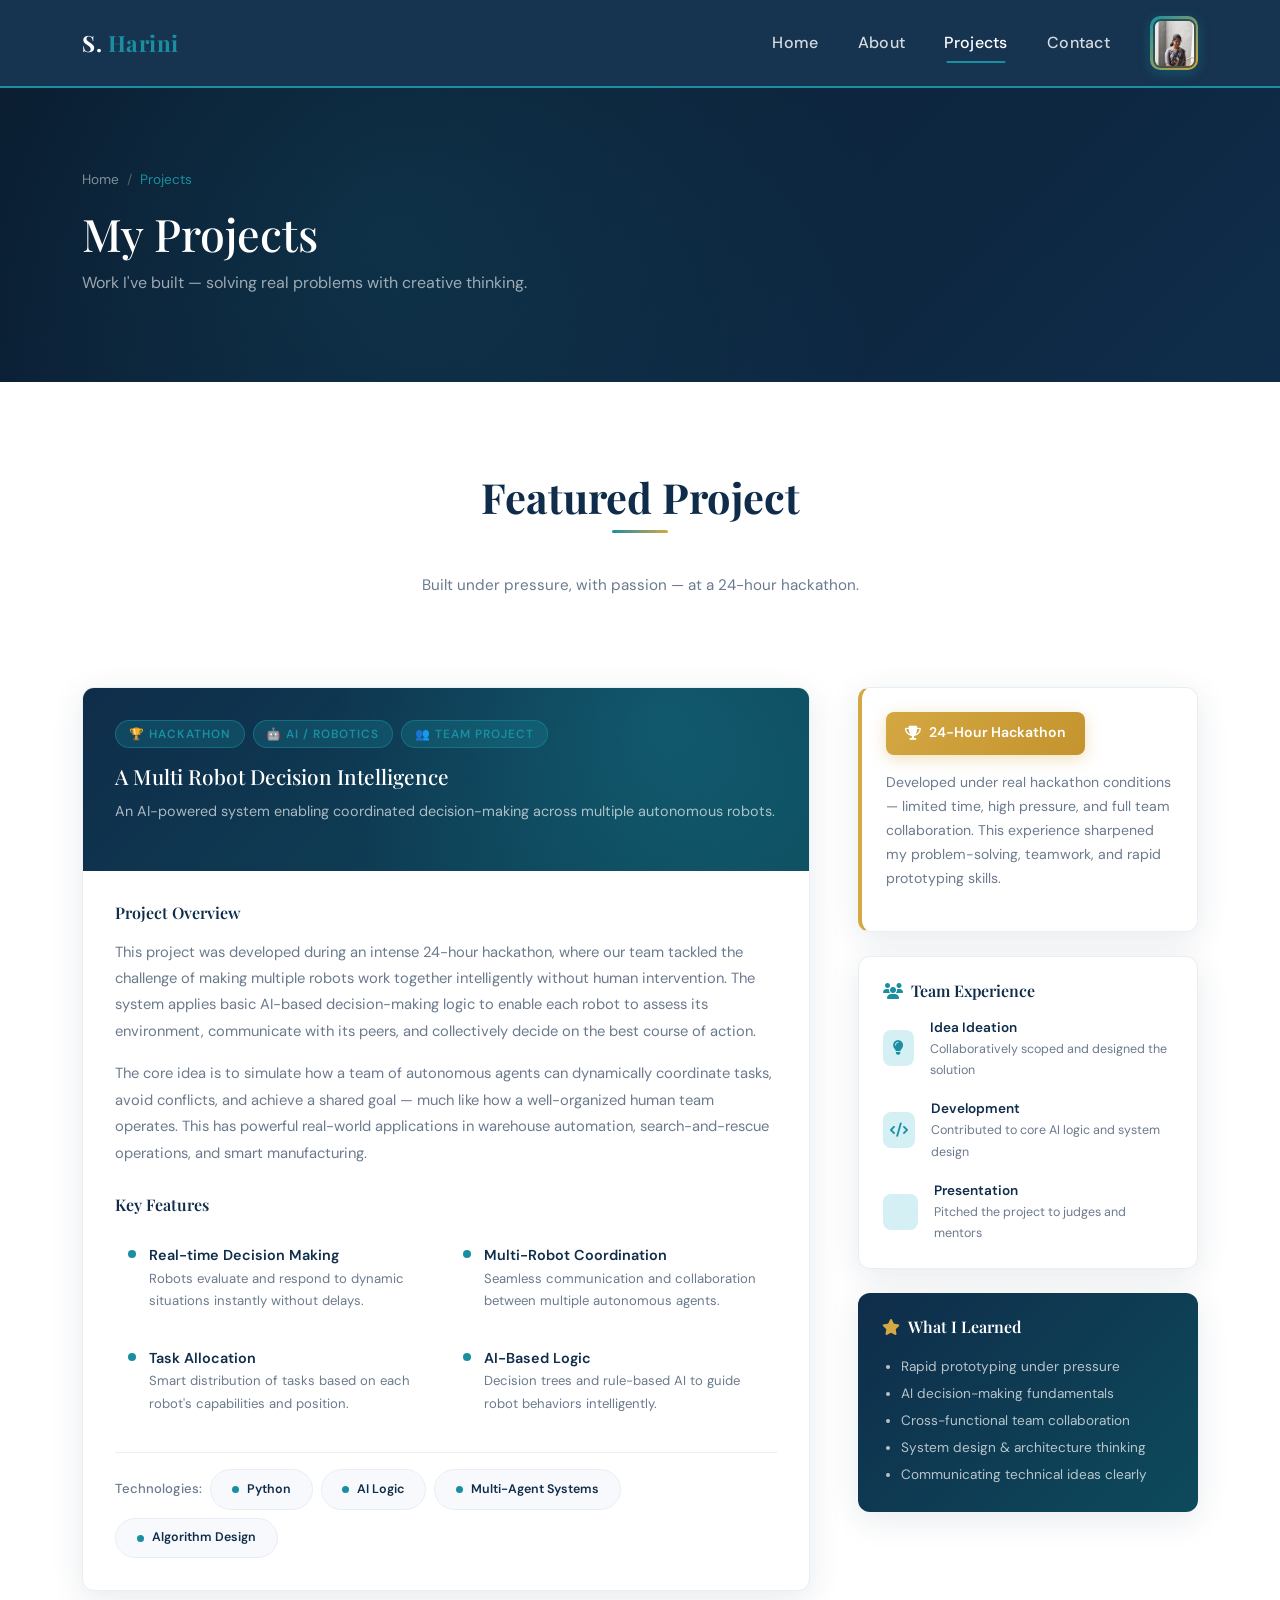
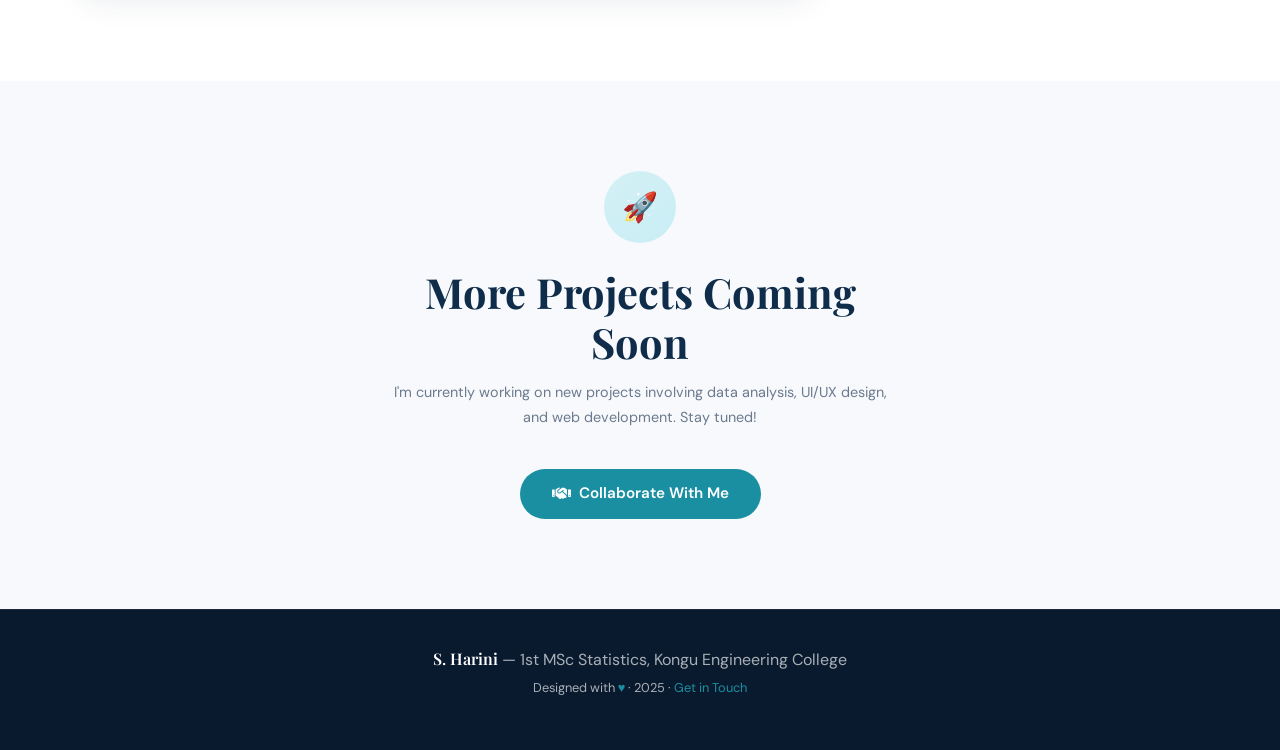
<file: projects.html>
<!DOCTYPE html>
<html lang="en">

<head>
  <meta charset="UTF-8" />
  <meta name="viewport" content="width=device-width, initial-scale=1.0" />
  <title>Projects — S. Harini</title>
  <link href="https://cdn.jsdelivr.net/npm/bootstrap@5.3.2/dist/css/bootstrap.min.css" rel="stylesheet" />
  <link href="https://cdnjs.cloudflare.com/ajax/libs/font-awesome/6.5.0/css/all.min.css" rel="stylesheet" />
  <link href="style.css" rel="stylesheet" />
</head>

<body>

  <!-- NAVBAR -->
  <nav class="navbar navbar-expand-lg">
    <div class="container">
      <a class="navbar-brand" href="index.html">S. <span>Harini</span></a>
      <button class="navbar-toggler" type="button" data-bs-toggle="collapse" data-bs-target="#navMenu">
        <span class="navbar-toggler-icon"></span>
      </button>
      <div class="collapse navbar-collapse justify-content-end" id="navMenu">
        <ul class="navbar-nav gap-1">
          <li class="nav-item"><a class="nav-link" href="index.html">Home</a></li>
          <li class="nav-item"><a class="nav-link" href="about.html">About</a></li>
          <li class="nav-item"><a class="nav-link" href="projects.html">Projects</a></li>
          <li class="nav-item"><a class="nav-link" href="contact.html">Contact</a></li>
        </ul>
      </div>
      <!-- PROFILE PHOTO — inline in navbar, right side -->
      <div class="nav-profile" title="S. Harini">
        <img src="profile.jpg" alt="S. Harini" />
      </div>
    </div>
  </nav>

  <!-- PAGE HERO -->
  <section class="page-hero">
    <div class="container">
      <nav aria-label="breadcrumb" class="mb-3">
        <ol class="breadcrumb mb-0">
          <li class="breadcrumb-item"><a href="index.html" style="color:rgba(255,255,255,0.5);">Home</a></li>
          <li class="breadcrumb-item active">Projects</li>
        </ol>
      </nav>
      <h1>My Projects</h1>
      <p class="mt-2">Work I've built — solving real problems with creative thinking.</p>
    </div>
  </section>

  <!-- PROJECT SECTION -->
  <section class="section-pad section-alt">
    <div class="container">
      <div class="row justify-content-center mb-5">
        <div class="col-lg-7 text-center">
          <h2 class="section-title reveal">Featured Project</h2>
          <div class="section-line mx-auto reveal"></div>
          <p class="section-sub mx-auto reveal">Built under pressure, with passion — at a 24-hour hackathon.</p>
        </div>
      </div>

      <div class="row g-5 align-items-start">
        <!-- MAIN PROJECT CARD -->
        <div class="col-lg-8 reveal">
          <div class="project-card">
            <div class="project-card-header">
              <div class="mb-3 d-flex gap-2 flex-wrap">
                <span class="project-tag">🏆 Hackathon</span>
                <span class="project-tag">🤖 AI / Robotics</span>
                <span class="project-tag">👥 Team Project</span>
              </div>
              <h3>A Multi Robot Decision Intelligence</h3>
              <p
                style="color:rgba(255,255,255,0.65); font-size:0.9rem; margin-top:0.6rem; position:relative; z-index:1;">
                An AI-powered system enabling coordinated decision-making across multiple autonomous robots.
              </p>
            </div>
            <div class="project-body">
              <h6 style="font-family:'Playfair Display',serif; font-weight:600; color:var(--navy); margin-bottom:1rem;">
                Project Overview</h6>
              <p style="color:var(--gray); font-size:0.92rem; line-height:1.8;">
                This project was developed during an intense 24-hour hackathon, where our team tackled the challenge of
                making multiple robots work together intelligently without human intervention. The system applies basic
                AI-based decision-making logic to enable each robot to assess its environment, communicate with its
                peers, and collectively decide on the best course of action.
              </p>
              <p style="color:var(--gray); font-size:0.92rem; line-height:1.8; margin-top:0.8rem;">
                The core idea is to simulate how a team of autonomous agents can dynamically coordinate tasks, avoid
                conflicts, and achieve a shared goal — much like how a well-organized human team operates. This has
                powerful real-world applications in warehouse automation, search-and-rescue operations, and smart
                manufacturing.
              </p>

              <h6
                style="font-family:'Playfair Display',serif; font-weight:600; color:var(--navy); margin: 1.8rem 0 1rem;">
                Key Features</h6>
              <div class="row g-2">
                <div class="col-md-6">
                  <div class="feature-item">
                    <div class="feature-dot"></div>
                    <div>
                      <div style="font-weight:600; font-size:0.9rem; color:var(--navy);">Real-time Decision Making</div>
                      <div style="color:var(--gray); font-size:0.82rem;">Robots evaluate and respond to dynamic
                        situations instantly without delays.</div>
                    </div>
                  </div>
                </div>
                <div class="col-md-6">
                  <div class="feature-item">
                    <div class="feature-dot"></div>
                    <div>
                      <div style="font-weight:600; font-size:0.9rem; color:var(--navy);">Multi-Robot Coordination</div>
                      <div style="color:var(--gray); font-size:0.82rem;">Seamless communication and collaboration
                        between multiple autonomous agents.</div>
                    </div>
                  </div>
                </div>
                <div class="col-md-6">
                  <div class="feature-item">
                    <div class="feature-dot"></div>
                    <div>
                      <div style="font-weight:600; font-size:0.9rem; color:var(--navy);">Task Allocation</div>
                      <div style="color:var(--gray); font-size:0.82rem;">Smart distribution of tasks based on each
                        robot's capabilities and position.</div>
                    </div>
                  </div>
                </div>
                <div class="col-md-6">
                  <div class="feature-item">
                    <div class="feature-dot"></div>
                    <div>
                      <div style="font-weight:600; font-size:0.9rem; color:var(--navy);">AI-Based Logic</div>
                      <div style="color:var(--gray); font-size:0.82rem;">Decision trees and rule-based AI to guide robot
                        behaviors intelligently.</div>
                    </div>
                  </div>
                </div>
              </div>

              <div class="mt-4 pt-3" style="border-top:1px solid var(--gray-lt);">
                <div class="d-flex flex-wrap gap-2 align-items-center">
                  <span style="font-size:0.82rem; color:var(--gray); font-weight:500;">Technologies:</span>
                  <span class="skill-chip" style="font-size:0.78rem;"><span class="dot"></span>Python</span>
                  <span class="skill-chip" style="font-size:0.78rem;"><span class="dot"></span>AI Logic</span>
                  <span class="skill-chip" style="font-size:0.78rem;"><span class="dot"></span>Multi-Agent
                    Systems</span>
                  <span class="skill-chip" style="font-size:0.78rem;"><span class="dot"></span>Algorithm Design</span>
                </div>
              </div>
            </div>
          </div>
        </div>

        <!-- SIDEBAR -->
        <div class="col-lg-4 d-flex flex-column gap-4">
          <!-- Hackathon badge -->
          <div class="custom-card p-4 reveal" style="border-left:4px solid var(--gold);">
            <div class="hackathon-badge mb-3">
              <i class="fas fa-trophy"></i> 24-Hour Hackathon
            </div>
            <p style="color:var(--gray); font-size:0.88rem; line-height:1.7;">
              Developed under real hackathon conditions — limited time, high pressure, and full team collaboration. This
              experience sharpened my problem-solving, teamwork, and rapid prototyping skills.
            </p>
          </div>

          <!-- Team info -->
          <div class="custom-card p-4 reveal">
            <h6 style="font-family:'Playfair Display',serif; font-weight:600; color:var(--navy); margin-bottom:1rem;">
              <i class="fas fa-users me-2" style="color:var(--teal);"></i>Team Experience
            </h6>
            <div class="d-flex flex-column gap-3">
              <div class="d-flex align-items-center gap-3">
                <div
                  style="width:36px;height:36px;background:var(--teal-lt);border-radius:8px;display:flex;align-items:center;justify-content:center;color:var(--teal);font-size:0.9rem;">
                  <i class="fas fa-lightbulb"></i>
                </div>
                <div>
                  <div style="font-weight:600; font-size:0.85rem; color:var(--navy);">Idea Ideation</div>
                  <div style="font-size:0.78rem; color:var(--gray);">Collaboratively scoped and designed the solution
                  </div>
                </div>
              </div>
              <div class="d-flex align-items-center gap-3">
                <div
                  style="width:36px;height:36px;background:var(--teal-lt);border-radius:8px;display:flex;align-items:center;justify-content:center;color:var(--teal);font-size:0.9rem;">
                  <i class="fas fa-code"></i>
                </div>
                <div>
                  <div style="font-weight:600; font-size:0.85rem; color:var(--navy);">Development</div>
                  <div style="font-size:0.78rem; color:var(--gray);">Contributed to core AI logic and system design
                  </div>
                </div>
              </div>
              <div class="d-flex align-items-center gap-3">
                <div
                  style="width:36px;height:36px;background:var(--teal-lt);border-radius:8px;display:flex;align-items:center;justify-content:center;color:var(--teal);font-size:0.9rem;">
                  <i class="fas fa-presentation-screen"></i>
                </div>
                <div>
                  <div style="font-weight:600; font-size:0.85rem; color:var(--navy);">Presentation</div>
                  <div style="font-size:0.78rem; color:var(--gray);">Pitched the project to judges and mentors</div>
                </div>
              </div>
            </div>
          </div>

          <!-- What I learned -->
          <div class="custom-card p-4 reveal"
            style="background: linear-gradient(135deg, var(--navy), #0d4a5c); border:none;">
            <h6 style="font-family:'Playfair Display',serif; font-weight:600; color:var(--white); margin-bottom:1rem;">
              <i class="fas fa-star me-2" style="color:var(--gold);"></i>What I Learned
            </h6>
            <ul style="color:rgba(255,255,255,0.7); font-size:0.85rem; line-height:2; padding-left:1.2rem; margin:0;">
              <li>Rapid prototyping under pressure</li>
              <li>AI decision-making fundamentals</li>
              <li>Cross-functional team collaboration</li>
              <li>System design & architecture thinking</li>
              <li>Communicating technical ideas clearly</li>
            </ul>
          </div>
        </div>
      </div>
    </div>
  </section>

  <!-- MORE COMING -->
  <section class="section-pad">
    <div class="container text-center">
      <div class="reveal" style="max-width:500px; margin:0 auto;">
        <div
          style="width:72px;height:72px;background:linear-gradient(135deg,var(--teal-lt),#c8eef5);border-radius:50%;display:flex;align-items:center;justify-content:center;margin:0 auto 1.5rem;font-size:1.8rem;">
          🚀</div>
        <h3 class="section-title">More Projects Coming Soon</h3>
        <p style="color:var(--gray); font-size:0.9rem; margin-top:0.8rem;">
          I'm currently working on new projects involving data analysis, UI/UX design, and web development. Stay tuned!
        </p>
        <a href="contact.html" class="btn-primary-custom mt-4" style="display:inline-flex;">
          <i class="fas fa-handshake"></i> Collaborate With Me
        </a>
      </div>
    </div>
  </section>

  <!-- FOOTER -->
  <footer>
    <div class="container">
      <p class="mb-1"><span class="footer-name">S. Harini</span> — 1st MSc Statistics, Kongu Engineering College</p>
      <p style="font-size:0.8rem;">Designed with <span style="color:var(--teal);">♥</span> · 2025 · <a
          href="contact.html">Get in Touch</a></p>
    </div>
  </footer>


  <script src="https://cdn.jsdelivr.net/npm/bootstrap@5.3.2/dist/js/bootstrap.bundle.min.js"></script>
  <script src="main.js"></script>
</body>

</html>
</file>
<file: style.css>
/* =========================================
   S. Harini — Portfolio CSS
   Theme: Academic Elegance
   ========================================= */

@import url('https://fonts.googleapis.com/css2?family=Playfair+Display:wght@400;600;700&family=DM+Sans:wght@300;400;500;600&display=swap');

:root {
  --navy: #0f2d4a;
  --teal: #1a8fa1;
  --teal-lt: #d4f0f5;
  --gold: #d4a843;
  --white: #ffffff;
  --off-wh: #f7f9fc;
  --gray-lt: #e8eef4;
  --gray: #6b7a8d;
  --dark: #0a1a2e;
  --text: #1e2d3d;
  --radius: 12px;
  --shadow: 0 8px 32px rgba(15, 45, 74, 0.10);
  --shadow-hover: 0 16px 48px rgba(15, 45, 74, 0.18);
}

*,
*::before,
*::after {
  box-sizing: border-box;
  margin: 0;
  padding: 0;
}

html {
  scroll-behavior: smooth;
}

body {
  font-family: 'DM Sans', sans-serif;
  color: var(--text);
  background: var(--off-wh);
  line-height: 1.7;
  overflow-x: hidden;
}

h1,
h2,
h3,
h4 {
  font-family: 'Playfair Display', serif;
  color: var(--navy);
}

a {
  text-decoration: none;
  color: inherit;
}

/* ── NAVBAR ──────────────────────────── */
.navbar {
  background: rgba(15, 45, 74, 0.97) !important;
  backdrop-filter: blur(12px);
  padding: 1rem 0;
  border-bottom: 2px solid var(--teal);
  position: sticky;
  top: 0;
  z-index: 1000;
  transition: box-shadow 0.3s;
}

.navbar.scrolled {
  box-shadow: 0 4px 24px rgba(0, 0, 0, 0.25);
}

.navbar-brand {
  font-family: 'Playfair Display', serif;
  font-size: 1.4rem;
  font-weight: 700;
  color: var(--white) !important;
  letter-spacing: 0.5px;
}

.navbar-brand span {
  color: var(--teal);
}

.navbar-toggler {
  border-color: var(--teal);
}

.navbar-toggler-icon {
  background-image: url("data:image/svg+xml,%3csvg xmlns='http://www.w3.org/2000/svg' viewBox='0 0 30 30'%3e%3cpath stroke='%231a8fa1' stroke-linecap='round' stroke-miterlimit='10' stroke-width='2' d='M4 7h22M4 15h22M4 23h22'/%3e%3c/svg%3e");
}

.nav-link {
  color: rgba(255, 255, 255, 0.82) !important;
  font-weight: 500;
  letter-spacing: 0.3px;
  padding: 0.5rem 1.1rem !important;
  border-radius: 6px;
  transition: all 0.25s;
  position: relative;
}

.nav-link::after {
  content: '';
  position: absolute;
  bottom: 2px;
  left: 50%;
  width: 0;
  height: 2px;
  background: var(--teal);
  border-radius: 2px;
  transform: translateX(-50%);
  transition: width 0.3s;
}

.nav-link:hover,
.nav-link.active {
  color: var(--white) !important;
}

.nav-link:hover::after,
.nav-link.active::after {
  width: 60%;
}

/* ── HERO (HOME) ─────────────────────── */
.hero {
  min-height: 100vh;
  background: linear-gradient(135deg, var(--dark) 0%, var(--navy) 60%, #0d4a5c 100%);
  display: flex;
  align-items: center;
  position: relative;
  overflow: hidden;
}

.hero::before {
  content: '';
  position: absolute;
  inset: 0;
  background:
    radial-gradient(circle at 20% 50%, rgba(26, 143, 161, 0.18) 0%, transparent 55%),
    radial-gradient(circle at 80% 20%, rgba(212, 168, 67, 0.10) 0%, transparent 45%);
}

.hero-dots {
  position: absolute;
  inset: 0;
  background-image: radial-gradient(rgba(255, 255, 255, 0.06) 1px, transparent 1px);
  background-size: 32px 32px;
}

.hero-content {
  position: relative;
  z-index: 1;
}

.hero-badge {
  display: inline-block;
  background: rgba(26, 143, 161, 0.2);
  border: 1px solid rgba(26, 143, 161, 0.5);
  color: var(--teal);
  border-radius: 50px;
  padding: 0.35rem 1rem;
  font-size: 0.82rem;
  font-weight: 600;
  letter-spacing: 1.5px;
  text-transform: uppercase;
  margin-bottom: 1.2rem;
  animation: fadeSlideUp 0.7s ease both;
}

.hero h1 {
  font-size: clamp(2.5rem, 6vw, 4.2rem);
  color: var(--white);
  line-height: 1.12;
  animation: fadeSlideUp 0.7s 0.15s ease both;
}

.hero h1 .name-accent {
  color: var(--teal);
}

.hero p.lead {
  color: rgba(255, 255, 255, 0.72);
  font-size: 1.05rem;
  max-width: 520px;
  animation: fadeSlideUp 0.7s 0.3s ease both;
}

.hero-meta {
  display: flex;
  gap: 2rem;
  flex-wrap: wrap;
  margin-top: 2rem;
  animation: fadeSlideUp 0.7s 0.45s ease both;
}

.hero-meta-item {
  display: flex;
  flex-direction: column;
  gap: 0.15rem;
}

.hero-meta-item .label {
  font-size: 0.72rem;
  letter-spacing: 1.5px;
  text-transform: uppercase;
  color: rgba(255, 255, 255, 0.45);
  font-weight: 600;
}

.hero-meta-item .value {
  font-family: 'Playfair Display', serif;
  font-size: 1rem;
  color: var(--white);
  font-weight: 600;
}

.cgpa-card {
  background: rgba(255, 255, 255, 0.06);
  border: 1px solid rgba(255, 255, 255, 0.12);
  border-radius: var(--radius);
  padding: 1.8rem 2rem;
  backdrop-filter: blur(8px);
  animation: fadeSlideUp 0.7s 0.6s ease both;
  position: relative;
  overflow: hidden;
}

.cgpa-card::before {
  content: '';
  position: absolute;
  top: 0;
  left: 0;
  right: 0;
  height: 3px;
  background: linear-gradient(90deg, var(--teal), var(--gold));
}

.cgpa-number {
  font-family: 'Playfair Display', serif;
  font-size: 3.5rem;
  font-weight: 700;
  color: var(--gold);
  line-height: 1;
}

.cgpa-label {
  color: rgba(255, 255, 255, 0.6);
  font-size: 0.85rem;
  letter-spacing: 1px;
  text-transform: uppercase;
}

.btn-primary-custom {
  background: var(--teal);
  color: var(--white);
  border: none;
  padding: 0.75rem 2rem;
  border-radius: 50px;
  font-weight: 600;
  font-size: 0.95rem;
  transition: all 0.3s;
  display: inline-flex;
  align-items: center;
  gap: 0.5rem;
  animation: fadeSlideUp 0.7s 0.75s ease both;
}

.btn-primary-custom:hover {
  background: #13718a;
  color: var(--white);
  transform: translateY(-2px);
  box-shadow: 0 8px 24px rgba(26, 143, 161, 0.35);
}

/* ── PAGE SECTIONS ───────────────────── */
.section-title {
  font-size: clamp(1.8rem, 4vw, 2.6rem);
  font-weight: 700;
  color: var(--navy);
  margin-bottom: 0.5rem;
}

.section-line {
  width: 56px;
  height: 3px;
  background: linear-gradient(90deg, var(--teal), var(--gold));
  border-radius: 2px;
  margin-bottom: 2.5rem;
}

.section-sub {
  color: var(--gray);
  font-size: 0.95rem;
  margin-bottom: 2.5rem;
  max-width: 540px;
}

.section-pad {
  padding: 90px 0;
}

.section-alt {
  background: var(--white);
}

/* ── CARDS ───────────────────────────── */
.custom-card {
  background: var(--white);
  border-radius: var(--radius);
  box-shadow: var(--shadow);
  border: 1px solid var(--gray-lt);
  transition: transform 0.3s, box-shadow 0.3s;
  overflow: hidden;
}

.custom-card:hover {
  transform: translateY(-5px);
  box-shadow: var(--shadow-hover);
}

/* ── ABOUT ───────────────────────────── */
.about-img-wrap {
  position: relative;
  display: inline-block;
}

.about-avatar {
  width: 220px;
  height: 220px;
  border-radius: 50%;
  background: linear-gradient(135deg, var(--teal), var(--navy));
  display: flex;
  align-items: center;
  justify-content: center;
  font-family: 'Playfair Display', serif;
  font-size: 4.5rem;
  color: var(--white);
  font-weight: 700;
  box-shadow: 0 16px 48px rgba(15, 45, 74, 0.2);
  border: 5px solid var(--teal-lt);
}

.about-badge-float {
  position: absolute;
  bottom: 8px;
  right: -12px;
  background: var(--gold);
  color: var(--white);
  border-radius: 8px;
  padding: 0.4rem 0.8rem;
  font-size: 0.78rem;
  font-weight: 700;
  letter-spacing: 0.5px;
  box-shadow: 0 4px 12px rgba(212, 168, 67, 0.4);
}

.edu-item {
  display: flex;
  gap: 1.2rem;
  padding: 1.2rem;
  border-radius: var(--radius);
  border: 1px solid var(--gray-lt);
  transition: all 0.25s;
}

.edu-item:hover {
  border-color: var(--teal);
  background: var(--teal-lt);
}

.edu-icon {
  width: 44px;
  height: 44px;
  background: var(--teal);
  border-radius: 10px;
  display: flex;
  align-items: center;
  justify-content: center;
  color: var(--white);
  font-size: 1.1rem;
  flex-shrink: 0;
}

.edu-title {
  font-weight: 600;
  font-size: 0.95rem;
  color: var(--navy);
}

.edu-sub {
  font-size: 0.82rem;
  color: var(--gray);
}

.edu-score {
  margin-left: auto;
  font-family: 'Playfair Display', serif;
  font-size: 1.1rem;
  font-weight: 700;
  color: var(--teal);
  white-space: nowrap;
}

/* ── INTEREST CARDS ──────────────────── */
.interest-card {
  text-align: center;
  padding: 2rem 1.5rem;
  border-radius: var(--radius);
  background: var(--white);
  border: 1px solid var(--gray-lt);
  transition: all 0.3s;
}

.interest-card:hover {
  border-color: var(--teal);
  background: linear-gradient(135deg, var(--teal-lt), #ffffff);
  transform: translateY(-4px);
  box-shadow: var(--shadow);
}

.interest-icon {
  font-size: 2.2rem;
  margin-bottom: 1rem;
  display: block;
}

/* ── SKILLS ──────────────────────────── */
.skill-chip {
  display: inline-flex;
  align-items: center;
  gap: 0.5rem;
  background: var(--off-wh);
  border: 1.5px solid var(--gray-lt);
  border-radius: 50px;
  padding: 0.55rem 1.3rem;
  font-size: 0.88rem;
  font-weight: 600;
  color: var(--navy);
  transition: all 0.25s;
  cursor: default;
}

.skill-chip:hover {
  border-color: var(--teal);
  background: var(--teal-lt);
  color: var(--teal);
  transform: scale(1.04);
}

.skill-chip .dot {
  width: 7px;
  height: 7px;
  background: var(--teal);
  border-radius: 50%;
}

/* ── PROJECT CARD ────────────────────── */
.project-card {
  background: var(--white);
  border-radius: var(--radius);
  overflow: hidden;
  box-shadow: var(--shadow);
  border: 1px solid var(--gray-lt);
  transition: all 0.35s;
}

.project-card:hover {
  transform: translateY(-6px);
  box-shadow: var(--shadow-hover);
}

.project-card-header {
  background: linear-gradient(135deg, var(--navy), #0d4a5c);
  padding: 2rem;
  position: relative;
  overflow: hidden;
}

.project-card-header::before {
  content: '';
  position: absolute;
  inset: 0;
  background: radial-gradient(circle at 80% 20%, rgba(26, 143, 161, 0.3), transparent 55%);
}

.project-card-header h3 {
  color: var(--white);
  position: relative;
  z-index: 1;
  font-size: 1.3rem;
}

.project-tag {
  display: inline-block;
  background: rgba(26, 143, 161, 0.25);
  border: 1px solid rgba(26, 143, 161, 0.5);
  color: var(--teal);
  border-radius: 50px;
  padding: 0.2rem 0.8rem;
  font-size: 0.74rem;
  font-weight: 600;
  letter-spacing: 1px;
  text-transform: uppercase;
  position: relative;
  z-index: 1;
}

.project-body {
  padding: 2rem;
}

.feature-item {
  display: flex;
  align-items: flex-start;
  gap: 0.8rem;
  padding: 0.8rem;
  border-radius: 8px;
  transition: background 0.2s;
}

.feature-item:hover {
  background: var(--off-wh);
}

.feature-dot {
  width: 8px;
  height: 8px;
  background: var(--teal);
  border-radius: 50%;
  margin-top: 0.45rem;
  flex-shrink: 0;
}

.hackathon-badge {
  display: inline-flex;
  align-items: center;
  gap: 0.5rem;
  background: linear-gradient(135deg, var(--gold), #c4932d);
  color: var(--white);
  border-radius: 8px;
  padding: 0.6rem 1.2rem;
  font-weight: 600;
  font-size: 0.88rem;
  box-shadow: 0 4px 16px rgba(212, 168, 67, 0.35);
}

/* ── CONTACT ─────────────────────────── */
.contact-info-item {
  display: flex;
  align-items: center;
  gap: 1.2rem;
  padding: 1.2rem;
  border-radius: var(--radius);
  background: var(--white);
  border: 1px solid var(--gray-lt);
  transition: all 0.25s;
}

.contact-info-item:hover {
  border-color: var(--teal);
  box-shadow: var(--shadow);
}

.contact-icon {
  width: 48px;
  height: 48px;
  background: linear-gradient(135deg, var(--teal), #13718a);
  border-radius: 12px;
  display: flex;
  align-items: center;
  justify-content: center;
  color: var(--white);
  font-size: 1.2rem;
  flex-shrink: 0;
}

.contact-label {
  font-size: 0.75rem;
  text-transform: uppercase;
  letter-spacing: 1px;
  color: var(--gray);
}

.contact-val {
  font-weight: 600;
  color: var(--navy);
  font-size: 0.95rem;
}

.form-control,
.form-select {
  border: 1.5px solid var(--gray-lt);
  border-radius: 8px;
  padding: 0.75rem 1rem;
  font-size: 0.92rem;
  transition: border-color 0.25s, box-shadow 0.25s;
  background: var(--off-wh);
}

.form-control:focus,
.form-select:focus {
  border-color: var(--teal);
  box-shadow: 0 0 0 3px rgba(26, 143, 161, 0.12);
  background: var(--white);
}

.form-label {
  font-weight: 500;
  font-size: 0.88rem;
  color: var(--navy);
  margin-bottom: 0.4rem;
}

.btn-submit {
  background: linear-gradient(135deg, var(--teal), #13718a);
  color: var(--white);
  border: none;
  padding: 0.8rem 2.2rem;
  border-radius: 50px;
  font-weight: 600;
  font-size: 0.95rem;
  transition: all 0.3s;
  width: 100%;
}

.btn-submit:hover {
  transform: translateY(-2px);
  box-shadow: 0 8px 24px rgba(26, 143, 161, 0.35);
  color: var(--white);
}

/* ── FOOTER ──────────────────────────── */
footer {
  background: var(--dark);
  color: rgba(255, 255, 255, 0.65);
  padding: 2.2rem 0;
  text-align: center;
  border-top: 1px solid rgba(255, 255, 255, 0.07);
}

footer a {
  color: var(--teal);
}

footer .footer-name {
  font-family: 'Playfair Display', serif;
  color: var(--white);
  font-weight: 600;
}

/* ── STAT BADGE ──────────────────────── */
.stat-pill {
  background: rgba(26, 143, 161, 0.1);
  border: 1px solid rgba(26, 143, 161, 0.25);
  border-radius: 50px;
  padding: 0.4rem 1.2rem;
  font-size: 0.85rem;
  color: var(--teal);
  font-weight: 600;
}

/* ── PAGE HERO (inner pages) ─────────── */
.page-hero {
  background: linear-gradient(135deg, var(--dark) 0%, var(--navy) 100%);
  padding: 80px 0 70px;
  position: relative;
  overflow: hidden;
}

.page-hero::before {
  content: '';
  position: absolute;
  inset: 0;
  background: radial-gradient(circle at 30% 50%, rgba(26, 143, 161, 0.15), transparent 55%);
}

.page-hero h1 {
  color: var(--white);
  position: relative;
  font-size: clamp(1.8rem, 4vw, 2.8rem);
}

.page-hero p {
  color: rgba(255, 255, 255, 0.6);
  position: relative;
}

.breadcrumb-item {
  color: rgba(255, 255, 255, 0.5);
  font-size: 0.85rem;
}

.breadcrumb-item.active {
  color: var(--teal);
}

.breadcrumb-item+.breadcrumb-item::before {
  color: rgba(255, 255, 255, 0.3);
}

/* ── ANIMATIONS ──────────────────────── */
@keyframes fadeSlideUp {
  from {
    opacity: 0;
    transform: translateY(28px);
  }

  to {
    opacity: 1;
    transform: translateY(0);
  }
}

.reveal {
  opacity: 0;
  transform: translateY(30px);
  transition: opacity 0.6s ease, transform 0.6s ease;
}

.reveal.visible {
  opacity: 1;
  transform: none;
}

/* ── SUCCESS TOAST ───────────────────── */
.toast-custom {
  position: fixed;
  bottom: 2rem;
  right: 2rem;
  background: var(--navy);
  color: var(--white);
  padding: 1rem 1.6rem;
  border-radius: var(--radius);
  border-left: 4px solid var(--teal);
  box-shadow: var(--shadow-hover);
  font-size: 0.9rem;
  z-index: 9999;
  transform: translateX(200%);
  transition: transform 0.4s cubic-bezier(0.34, 1.56, 0.64, 1);
}

.toast-custom.show {
  transform: translateX(0);
}

/* ── NAVBAR PROFILE PHOTO ───────────── */
.nav-profile {
  margin-left: 1.4rem;
  flex-shrink: 0;
  width: 48px;
  height: 54px;
  border-radius: 10px;
  padding: 2.5px;
  background: linear-gradient(135deg, var(--teal), var(--gold));
  box-shadow:
    0 3px 12px rgba(26, 143, 161, 0.40),
    0 1px 4px rgba(0, 0, 0, 0.20);
  transition: transform 0.25s cubic-bezier(0.34, 1.56, 0.64, 1), box-shadow 0.25s;
  animation: floatProfileIn 0.6s 0.4s cubic-bezier(0.34, 1.56, 0.64, 1) both;
}

.nav-profile:hover {
  transform: scale(1.10) translateY(-2px);
  box-shadow:
    0 8px 24px rgba(26, 143, 161, 0.50),
    0 2px 8px rgba(0, 0, 0, 0.22);
}

.nav-profile img {
  width: 100%;
  height: 100%;
  border-radius: 8px;
  object-fit: cover;
  object-position: center top;
  display: block;
  border: 2px solid rgba(10, 26, 46, 0.55);
}

@keyframes floatProfileIn {
  from {
    opacity: 0;
    transform: scale(0.6) translateY(-10px);
  }

  to {
    opacity: 1;
    transform: scale(1) translateY(0);
  }
}

/* ── RESPONSIVE ──────────────────────── */
@media (max-width: 768px) {
  .hero {
    text-align: center;
  }

  .hero p.lead {
    margin: 0 auto;
  }

  .hero-meta {
    justify-content: center;
  }

  .cgpa-card {
    margin-top: 2.5rem;
  }

  .about-img-wrap {
    margin-bottom: 2rem;
  }

  .nav-profile {
    width: 38px;
    height: 44px;
    margin-left: 0.8rem;
    border-radius: 8px;
  }

  .nav-profile img {
    border-radius: 6px;
  }
}
</file>
